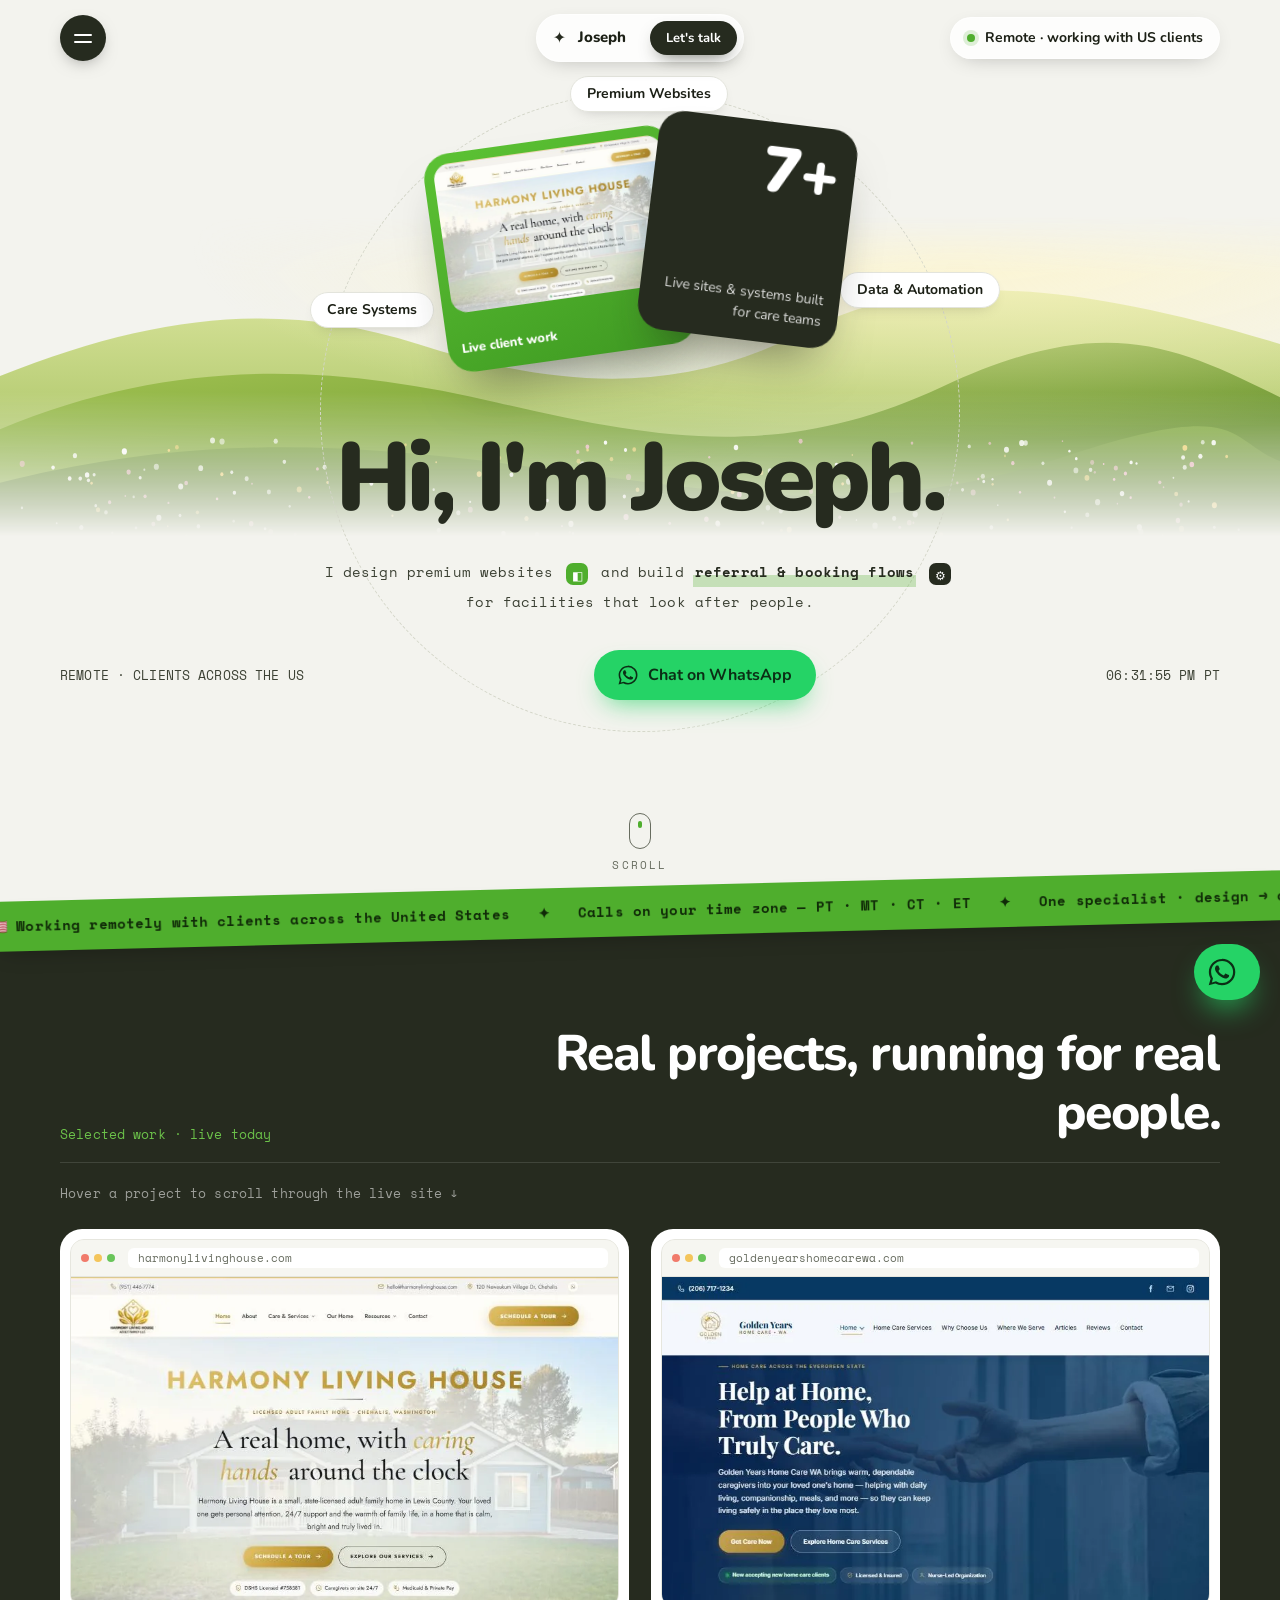
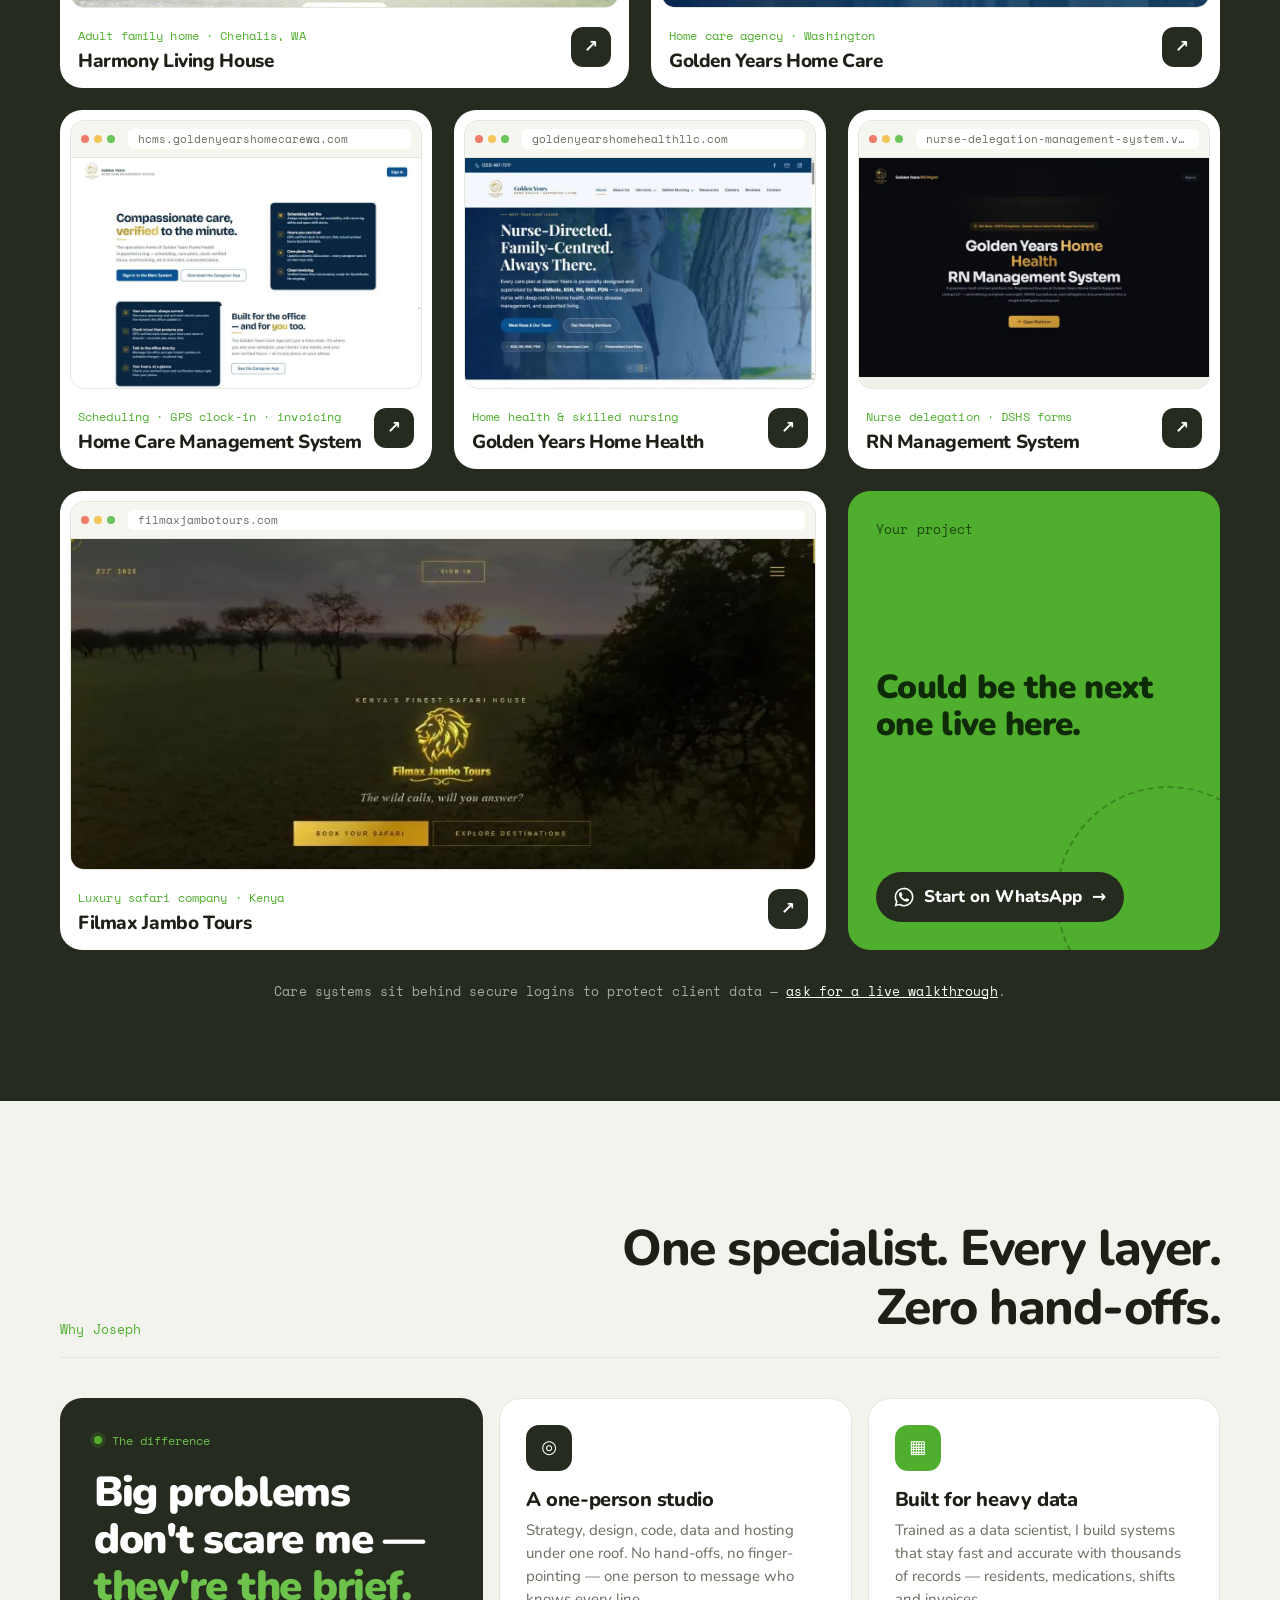
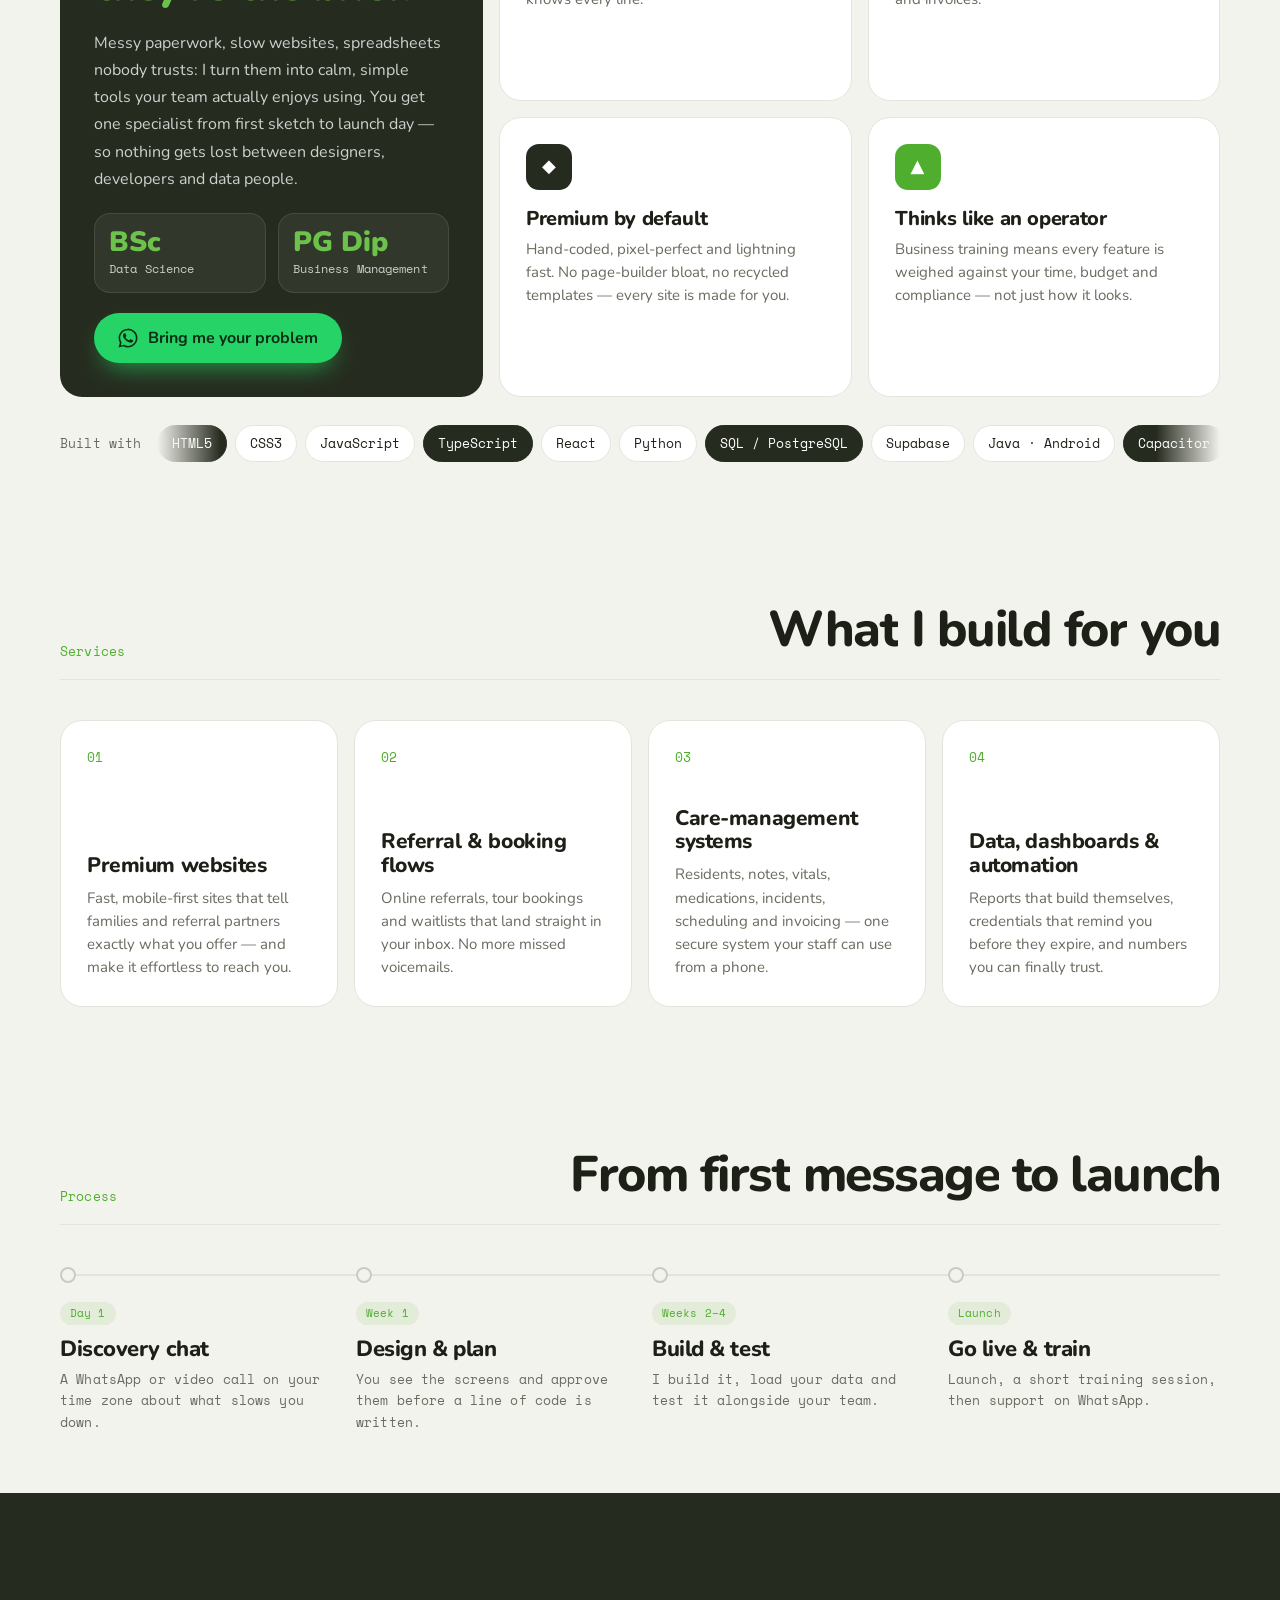
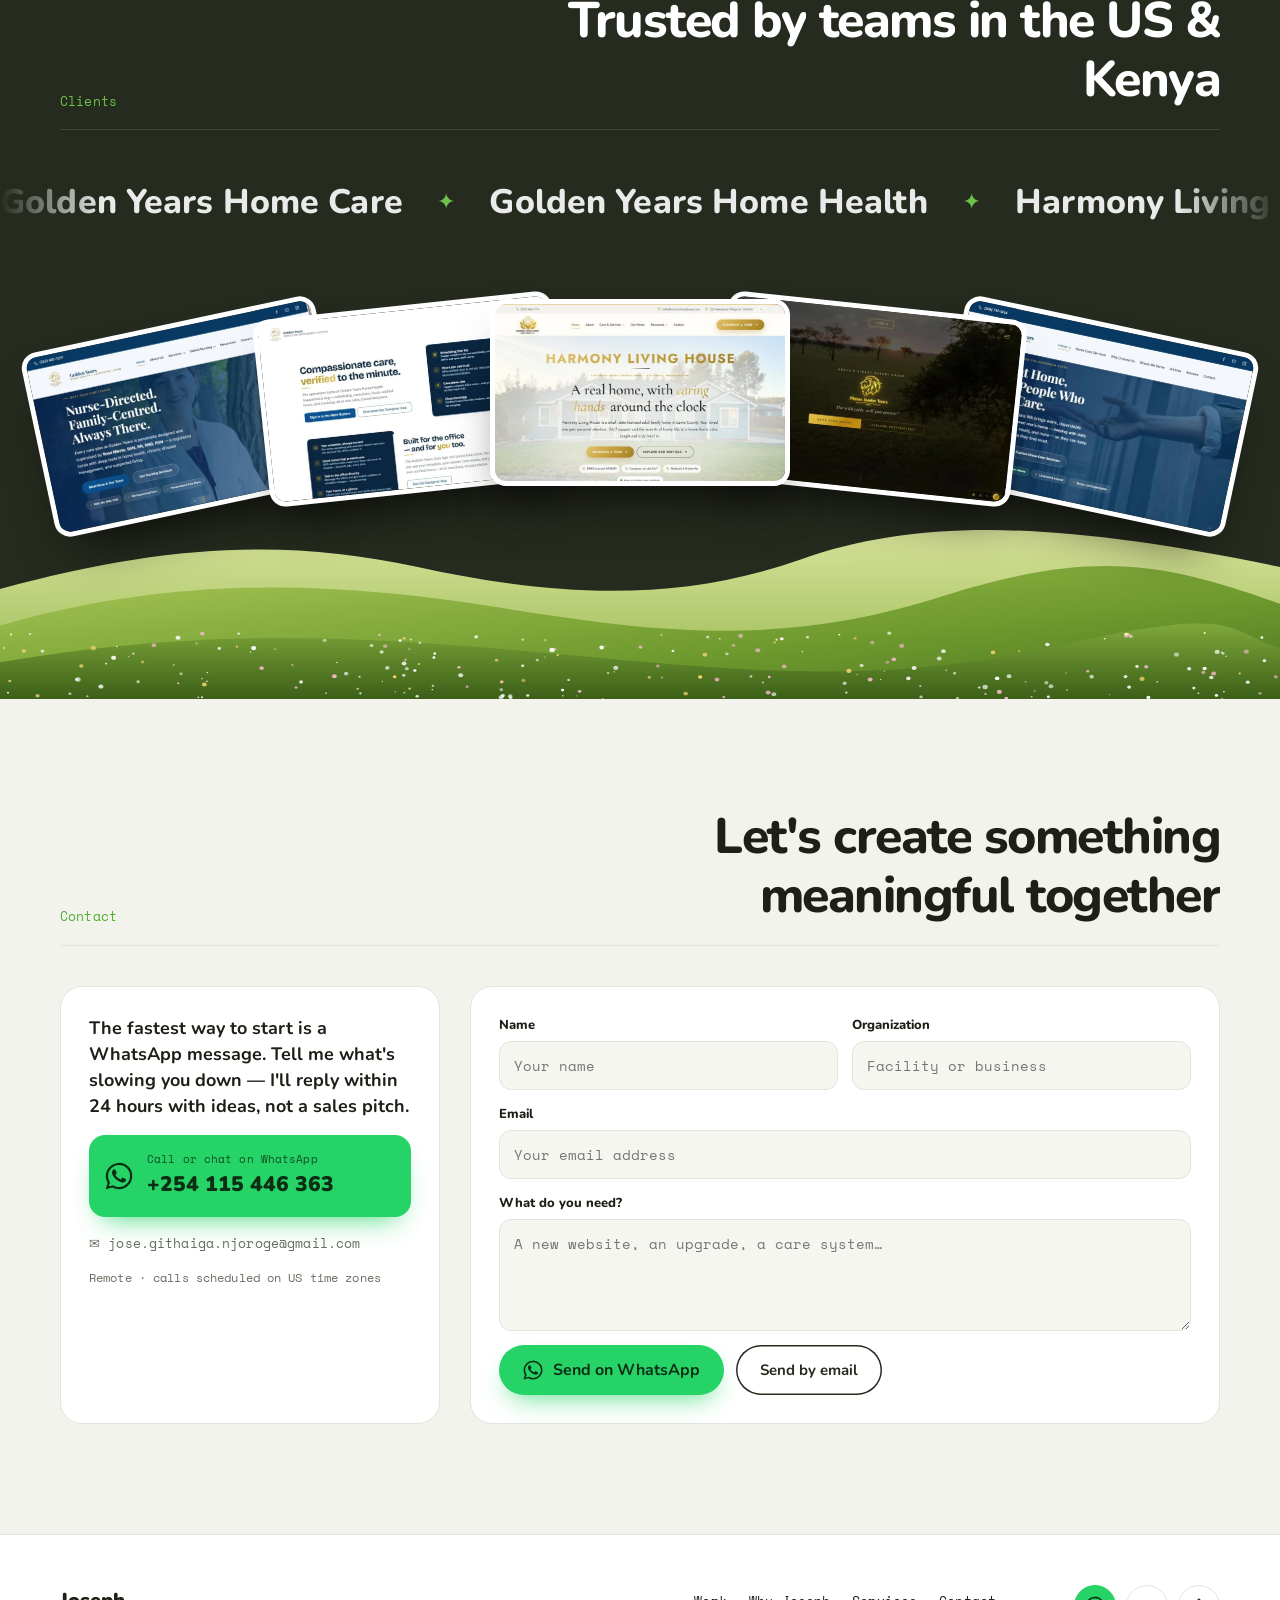
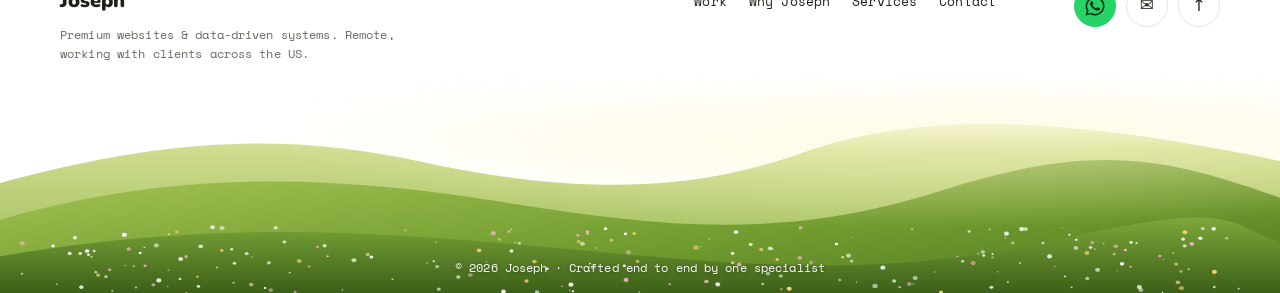
<file: site/index.html>
<!DOCTYPE html>
<html lang="en">
<head>
<meta charset="utf-8">
<meta name="viewport" content="width=device-width, initial-scale=1">
<title>Joseph — Premium Websites & Care Systems</title>
<meta name="description" content="Working remotely with US clients, Joseph (BSc Data Science, PG Dip Business Management) designs premium websites and builds data-driven care-management systems for facilities. Chat on WhatsApp.">
<meta property="og:title" content="Joseph — Premium Websites & Care Systems">
<meta property="og:description" content="Premium websites and data-driven care systems, built end to end by one specialist. Working remotely with clients across the US.">
<meta property="og:image" content="img/harmony-cover.webp">
<meta name="theme-color" content="#262b1f">
<link rel="icon" href="data:image/svg+xml,%3Csvg xmlns='http://www.w3.org/2000/svg' viewBox='0 0 64 64'%3E%3Crect width='64' height='64' rx='16' fill='%23262b1f'/%3E%3Cpath d='M8 46c10-12 20-14 28-8s14 4 20-2v20H8z' fill='%234fae2d'/%3E%3C/svg%3E">
<link rel="preconnect" href="https://fonts.googleapis.com">
<link rel="preconnect" href="https://fonts.gstatic.com" crossorigin>
<link href="https://fonts.googleapis.com/css2?family=Nunito:wght@500;600;700;800;900&family=Space+Mono:wght@400;700&display=swap" rel="stylesheet">
<link rel="preload" as="image" href="img/harmony-cover.webp">
<link rel="stylesheet" href="styles.css">
</head>
<body>
<div class="progress" id="progress" aria-hidden="true"></div>
<div class="cursor-glow" id="cursor-glow" aria-hidden="true"></div>

<!-- ============ NAV ============ -->
<header class="nav" id="nav">
  <button class="nav-menu" id="menu-btn" aria-label="Open menu" aria-expanded="false"><span></span><span></span></button>
  <div class="nav-pill">
    <span class="nav-mark" aria-hidden="true">✦</span>
    <span class="nav-name">Joseph</span>
    <span class="nav-section mono" id="nav-section" aria-hidden="true"></span>
    <a class="btn btn-dark btn-sm wa-link magnetic" href="#" data-wa="Hi Joseph, I'd like to talk about a website or system.">Let's talk</a>
  </div>
  <div class="nav-status"><span class="dot"></span>Remote · working with US clients</div>
</header>

<nav class="overlay" id="overlay" aria-hidden="true">
  <div class="overlay-inner">
    <a href="#work" data-i="01">Work</a>
    <a href="#why" data-i="02">Why Joseph</a>
    <a href="#services" data-i="03">Services</a>
    <a href="#process" data-i="04">Process</a>
    <a href="#contact" data-i="05">Contact</a>
  </div>
  <a class="overlay-wa wa-link" href="#"><span class="wa-ico"></span> WhatsApp +254 115 446 363</a>
</nav>

<main>
<!-- ============ HERO ============ -->
<section class="hero" id="top">
  <div class="orbit" aria-hidden="true">
    <span class="tag-pill t1">Premium Websites</span>
    <span class="tag-pill t2">Care Systems</span>
    <span class="tag-pill t3">Data &amp; Automation</span>
  </div>
  <div class="hero-cards" id="hero-cards" aria-hidden="true">
    <div class="h-card shot" data-depth="18">
      <img src="img/harmony-cover.webp" alt="" width="800" height="500">
      <span class="h-card-label">Live client work</span>
    </div>
    <div class="h-card dark" data-depth="30">
      <span class="big"><span data-count="7">7</span>+</span>
      <span class="small">Live sites &amp; systems built for care teams</span>
    </div>
  </div>

  <div class="hills hills-hero" data-hills="hero" data-parallax="0.25"></div>

  <div class="hero-copy">
    <h1 class="split">Hi, I'm Joseph.</h1>
    <p class="mono lead">
      I design premium websites <span class="chip g">◧</span> and build
      <span class="rotator" id="rotator"><span>care-management systems</span></span> <span class="chip d">⚙</span>
      for facilities that look after people.
    </p>
  </div>

  <div class="hero-meta">
    <span class="mono">REMOTE · CLIENTS ACROSS THE US</span>
    <a class="btn btn-wa wa-link magnetic" href="#" data-wa="Hi Joseph, I'd like to talk about a website or system for our facility.">
      <span class="wa-ico"></span> Chat on WhatsApp
    </a>
    <span class="mono" title="Pacific Time — most of my clients are in Washington State"><span id="clock">--:--:--</span> PT</span>
  </div>
  <a class="scroll-cue mono" href="#work" aria-label="Scroll to my work"><span></span>scroll</a>
</section>

<!-- ============ REMOTE STRIP ============ -->
<div class="remote-strip" aria-label="Working remotely with US clients">
  <div class="rs-track mono">
    <span>🇺🇸 Working remotely with clients across the United States</span><span>✦</span>
    <span>Calls on your time zone — PT · MT · CT · ET</span><span>✦</span>
    <span>One specialist · design → code → data → launch</span><span>✦</span>
    <span>WhatsApp +254 115 446 363</span><span>✦</span>
    <span>🇺🇸 Working remotely with clients across the United States</span><span>✦</span>
    <span>Calls on your time zone — PT · MT · CT · ET</span><span>✦</span>
    <span>One specialist · design → code → data → launch</span><span>✦</span>
    <span>WhatsApp +254 115 446 363</span><span>✦</span>
  </div>
</div>

<!-- ============ WORK ============ -->
<section class="dark-band" id="work" data-label="Work">
  <div class="wrap">
    <div class="sec-head">
      <span class="sec-label mono">Selected work · live today</span>
      <h2 class="split">Real projects, running for real people.</h2>
    </div>
    <p class="work-hint mono">Hover a project to scroll through the live site ↓</p>
    <div class="projects">
      <a class="p-card feature" href="https://harmonylivinghouse.com" target="_blank" rel="noopener">
        <div class="p-frame"><div class="p-bar"><i></i><i></i><i></i><span>harmonylivinghouse.com</span></div>
          <div class="p-shot"><img src="img/harmony.webp" alt="Harmony Living House website" loading="lazy" width="800" height="1500"></div></div>
        <div class="p-meta"><div><span class="p-kind mono">Adult family home · Chehalis, WA</span><h3>Harmony Living House</h3></div><span class="p-go">↗</span></div>
      </a>
      <a class="p-card feature" href="https://goldenyearshomecarewa.com" target="_blank" rel="noopener">
        <div class="p-frame"><div class="p-bar"><i></i><i></i><i></i><span>goldenyearshomecarewa.com</span></div>
          <div class="p-shot"><img src="img/gyhc.webp" alt="Golden Years Home Care website" loading="lazy" width="800" height="1500"></div></div>
        <div class="p-meta"><div><span class="p-kind mono">Home care agency · Washington</span><h3>Golden Years Home Care</h3></div><span class="p-go">↗</span></div>
      </a>
      <a class="p-card" href="https://hcms.goldenyearshomecarewa.com/" target="_blank" rel="noopener">
        <div class="p-frame"><div class="p-bar"><i></i><i></i><i></i><span>hcms.goldenyearshomecarewa.com</span></div>
          <div class="p-shot"><img src="img/hcms.webp" alt="Golden Years home care management system" loading="lazy" width="800" height="838"></div></div>
        <div class="p-meta"><div><span class="p-kind mono">Scheduling · GPS clock-in · invoicing</span><h3>Home Care Management System</h3></div><span class="p-go">↗</span></div>
      </a>
      <a class="p-card" href="https://goldenyearshomehealthllc.com" target="_blank" rel="noopener">
        <div class="p-frame"><div class="p-bar"><i></i><i></i><i></i><span>goldenyearshomehealthllc.com</span></div>
          <div class="p-shot"><img src="img/gyhh.webp" alt="Golden Years Home Health website" loading="lazy" width="800" height="1500"></div></div>
        <div class="p-meta"><div><span class="p-kind mono">Home health &amp; skilled nursing</span><h3>Golden Years Home Health</h3></div><span class="p-go">↗</span></div>
      </a>
      <a class="p-card" href="https://nurse-delegation-management-system.vercel.app/" target="_blank" rel="noopener">
        <div class="p-frame"><div class="p-bar"><i></i><i></i><i></i><span>nurse-delegation-management-system.vercel.app</span></div>
          <div class="p-shot"><img src="img/rn.webp" alt="RN management system" loading="lazy" width="800" height="500"></div></div>
        <div class="p-meta"><div><span class="p-kind mono">Nurse delegation · DSHS forms</span><h3>RN Management System</h3></div><span class="p-go">↗</span></div>
      </a>
      <a class="p-card wide" href="https://filmaxjambotours.com" target="_blank" rel="noopener">
        <div class="p-frame"><div class="p-bar"><i></i><i></i><i></i><span>filmaxjambotours.com</span></div>
          <div class="p-shot"><img src="img/filmax.webp" alt="Filmax Jambo Tours website" loading="lazy" width="800" height="1500"></div></div>
        <div class="p-meta"><div><span class="p-kind mono">Luxury safari company · Kenya</span><h3>Filmax Jambo Tours</h3></div><span class="p-go">↗</span></div>
      </a>
      <a class="p-card cta wa-link" href="#" data-wa="Hi Joseph, I'd like you to build my project next.">
        <span class="cta-k mono">Your project</span>
        <strong>Could be the next one live here.</strong>
        <span class="cta-btn"><span class="wa-ico"></span> Start on WhatsApp <span class="arr">→</span></span>
      </a>
    </div>
    <p class="mono demo-note">Care systems sit behind secure logins to protect client data — <a href="#contact" class="u">ask for a live walkthrough</a>.</p>
  </div>
</section>

<!-- ============ WHY JOSEPH ============ -->
<section class="wrap whyj" id="why" data-label="Why Joseph">
  <div class="sec-head light">
    <span class="sec-label mono">Why Joseph</span>
    <h2 class="split">One specialist. Every layer. Zero hand-offs.</h2>
  </div>
  <div class="whyj-grid">
    <div class="whyj-hero spotlight">
      <span class="eyebrow"><span class="dot"></span>The difference</span>
      <p class="whyj-quote">Big problems don't scare me — <em>they're the brief.</em></p>
      <p class="whyj-sub">Messy paperwork, slow websites, spreadsheets nobody trusts: I turn them into calm, simple tools your team actually enjoys using. You get one specialist from first sketch to launch day — so nothing gets lost between designers, developers and data people.</p>
      <div class="whyj-creds">
        <div><strong>BSc</strong><span class="mono">Data Science</span></div>
        <div><strong>PG Dip</strong><span class="mono">Business Management</span></div>
      </div>
      <a class="btn btn-wa wa-link magnetic" href="#" data-wa="Hi Joseph, I have a problem I'd like you to solve."><span class="wa-ico"></span> Bring me your problem</a>
    </div>
    <article class="whyj-card spotlight"><span class="svc-ico">◎</span><h3>A one-person studio</h3><p>Strategy, design, code, data and hosting under one roof. No hand-offs, no finger-pointing — one person to message who knows every line.</p></article>
    <article class="whyj-card spotlight"><span class="svc-ico">▦</span><h3>Built for heavy data</h3><p>Trained as a data scientist, I build systems that stay fast and accurate with thousands of records — residents, medications, shifts and invoices.</p></article>
    <article class="whyj-card spotlight"><span class="svc-ico">◆</span><h3>Premium by default</h3><p>Hand-coded, pixel-perfect and lightning fast. No page-builder bloat, no recycled templates — every site is made for you.</p></article>
    <article class="whyj-card spotlight"><span class="svc-ico">▲</span><h3>Thinks like an operator</h3><p>Business training means every feature is weighed against your time, budget and compliance — not just how it looks.</p></article>
  </div>
  <div class="stack">
    <span class="mono stack-label">Built with</span>
    <div class="stack-view"><div class="stack-track">
      <div class="stack-chips">
        <span>HTML5</span><span>CSS3</span><span>JavaScript</span><span>TypeScript</span><span>React</span><span>Python</span>
        <span>SQL / PostgreSQL</span><span>Supabase</span><span>Java · Android</span><span>Capacitor</span><span>Vercel</span><span>GitHub</span>
      </div>
      <div class="stack-chips" aria-hidden="true">
        <span>HTML5</span><span>CSS3</span><span>JavaScript</span><span>TypeScript</span><span>React</span><span>Python</span>
        <span>SQL / PostgreSQL</span><span>Supabase</span><span>Java · Android</span><span>Capacitor</span><span>Vercel</span><span>GitHub</span>
      </div>
    </div></div>
  </div>
</section>

<!-- ============ SERVICES ============ -->
<section class="wrap services" id="services" data-label="Services">
  <div class="sec-head light">
    <span class="sec-label mono">Services</span>
    <h2 class="split">What I build for you</h2>
  </div>
  <div class="svc-grid">
    <article class="svc spotlight"><span class="svc-n mono">01</span><h3>Premium websites</h3><p>Fast, mobile-first sites that tell families and referral partners exactly what you offer — and make it effortless to reach you.</p></article>
    <article class="svc spotlight"><span class="svc-n mono">02</span><h3>Referral &amp; booking flows</h3><p>Online referrals, tour bookings and waitlists that land straight in your inbox. No more missed voicemails.</p></article>
    <article class="svc spotlight"><span class="svc-n mono">03</span><h3>Care-management systems</h3><p>Residents, notes, vitals, medications, incidents, scheduling and invoicing — one secure system your staff can use from a phone.</p></article>
    <article class="svc spotlight"><span class="svc-n mono">04</span><h3>Data, dashboards &amp; automation</h3><p>Reports that build themselves, credentials that remind you before they expire, and numbers you can finally trust.</p></article>
  </div>
</section>

<!-- ============ PROCESS ============ -->
<section class="wrap process" id="process" data-label="Process">
  <div class="sec-head light">
    <span class="sec-label mono">Process</span>
    <h2 class="split">From first message to launch</h2>
  </div>
  <div class="steps" id="steps">
    <div class="steps-line"><span id="steps-fill"></span></div>
    <div class="step"><span class="step-dot"></span><span class="tl-tag mono">Day 1</span><h3>Discovery chat</h3><p class="mono">A WhatsApp or video call on your time zone about what slows you down.</p></div>
    <div class="step"><span class="step-dot"></span><span class="tl-tag mono">Week 1</span><h3>Design &amp; plan</h3><p class="mono">You see the screens and approve them before a line of code is written.</p></div>
    <div class="step"><span class="step-dot"></span><span class="tl-tag mono">Weeks 2–4</span><h3>Build &amp; test</h3><p class="mono">I build it, load your data and test it alongside your team.</p></div>
    <div class="step"><span class="step-dot"></span><span class="tl-tag mono">Launch</span><h3>Go live &amp; train</h3><p class="mono">Launch, a short training session, then support on WhatsApp.</p></div>
  </div>
</section>

<!-- ============ CLIENTS ============ -->
<section class="clients" id="clients" data-label="Clients">
  <div class="wrap">
    <div class="sec-head light">
      <span class="sec-label mono">Clients</span>
      <h2 class="split">Trusted by teams in the US &amp; Kenya</h2>
    </div>
  </div>
  <div class="logo-marquee mono">
    <div class="lm-track">
      <span>Golden Years Home Care</span><span>✦</span><span>Golden Years Home Health</span><span>✦</span><span>Harmony Living House</span><span>✦</span><span>Filmax Jambo Tours</span><span>✦</span><span>Groove Tax Services</span><span>✦</span>
      <span>Golden Years Home Care</span><span>✦</span><span>Golden Years Home Health</span><span>✦</span><span>Harmony Living House</span><span>✦</span><span>Filmax Jambo Tours</span><span>✦</span><span>Groove Tax Services</span><span>✦</span>
    </div>
  </div>
  <div class="wrap"><div class="review-grid" id="review-grid"></div></div>
  <div class="fan" id="fan" aria-hidden="true">
    <img src="img/gyhh-cover.webp" alt="">
    <img src="img/hcms-cover.webp" alt="">
    <img src="img/harmony-cover.webp" alt="">
    <img src="img/filmax-cover.webp" alt="">
    <img src="img/gyhc-cover.webp" alt="">
  </div>
  <div class="hills hills-gallery" data-hills="gallery"></div>
</section>

<!-- ============ CONTACT ============ -->
<section class="wrap contact" id="contact" data-label="Contact">
  <div class="sec-head light">
    <span class="sec-label mono">Contact</span>
    <h2 class="split">Let's create something meaningful together</h2>
  </div>
  <div class="contact-grid">
    <aside class="c-info">
      <p class="c-lead">The fastest way to start is a WhatsApp message. Tell me what's slowing you down — I'll reply within 24 hours with ideas, not a sales pitch.</p>
      <a class="wa-big wa-link magnetic" href="#">
        <span class="wa-ico lg"></span>
        <span><small class="mono">Call or chat on WhatsApp</small><strong>+254 115 446 363</strong></span>
      </a>
      <a class="c-line mono" href="mailto:jose.githaiga.njoroge@gmail.com">✉ jose.githaiga.njoroge@gmail.com</a>
      <p class="mono small muted">Remote · calls scheduled on US time zones</p>
    </aside>
    <form class="c-form" id="contact-form">
      <label>Name<input name="name" required placeholder="Your name"></label>
      <label>Organization<input name="facility" placeholder="Facility or business"></label>
      <label>Email<input name="email" type="email" placeholder="Your email address"></label>
      <label>What do you need?<textarea name="message" rows="4" required placeholder="A new website, an upgrade, a care system…"></textarea></label>
      <div class="c-actions">
        <button class="btn btn-wa magnetic" type="submit" data-via="wa"><span class="wa-ico"></span> Send on WhatsApp</button>
        <button class="btn btn-ghost" type="submit" data-via="email">Send by email</button>
      </div>
    </form>
  </div>
</section>
</main>

<!-- ============ FOOTER ============ -->
<footer class="footer">
  <div class="wrap foot-top">
    <div class="foot-brand">
      <strong>Joseph</strong>
      <p class="mono small">Premium websites &amp; data-driven systems. Remote, working with clients across the US.</p>
    </div>
    <nav class="foot-nav mono"><a href="#work">Work</a><a href="#why">Why Joseph</a><a href="#services">Services</a><a href="#contact">Contact</a></nav>
    <div class="foot-social">
      <a class="soc wa-link" href="#" aria-label="WhatsApp"><span class="wa-ico"></span></a>
      <a class="soc" href="mailto:jose.githaiga.njoroge@gmail.com" aria-label="Email">✉</a>
      <a class="soc" href="#top" aria-label="Back to top">↑</a>
    </div>
  </div>
  <div class="hills hills-foot" data-hills="foot"></div>
  <p class="mono copy">© <span id="year"></span> Joseph · Crafted end to end by one specialist</p>
</footer>

<a class="wa-float wa-link" href="#" aria-label="Chat on WhatsApp">
  <span class="wa-ico lg"></span><span class="wa-float-txt">Chat on WhatsApp</span>
</a>

<script src="main.js"></script>
</body>
</html>
</file>
<file: site/styles.css>
:root {
  --bg: #f3f3ee;
  --paper: #ffffff;
  --olive: #262b1f;
  --olive-2: #31372a;
  --olive-3: #3c4433;
  --green: #4fae2d;
  --green-2: #6cc24a;
  --wa: #25d366;
  --ink: #1c2016;
  --muted: #676c5f;
  --line: #e3e4dc;
  --r-lg: 22px;
  --r-md: 16px;
  --shadow: 0 18px 40px -18px rgba(28, 32, 22, .35);
  --ease: cubic-bezier(.2, .8, .2, 1);
  --font: "Nunito", system-ui, sans-serif;
  --mono: "Space Mono", ui-monospace, monospace;
  --wa-svg: url("data:image/svg+xml,%3Csvg xmlns='http://www.w3.org/2000/svg' viewBox='0 0 24 24'%3E%3Cpath d='M17.47 14.38c-.3-.15-1.76-.87-2.03-.97-.27-.1-.47-.15-.67.15-.2.3-.77.97-.94 1.17-.17.2-.35.22-.64.07-.3-.15-1.26-.46-2.4-1.48-.89-.79-1.49-1.77-1.66-2.07-.17-.3-.02-.46.13-.6.13-.13.3-.35.45-.52.15-.17.2-.3.3-.5.1-.2.05-.37-.02-.52-.08-.15-.67-1.62-.92-2.22-.24-.58-.49-.5-.67-.51h-.57c-.2 0-.52.07-.79.37-.27.3-1.04 1.02-1.04 2.48s1.07 2.88 1.21 3.08c.15.2 2.1 3.2 5.08 4.49.71.31 1.26.49 1.69.62.71.23 1.36.2 1.87.12.57-.08 1.76-.72 2.01-1.42.25-.7.25-1.29.17-1.42-.07-.12-.27-.2-.57-.35zM12.05 21.5h-.01a9.4 9.4 0 0 1-4.79-1.31l-.34-.2-3.56.93.95-3.47-.22-.36a9.38 9.38 0 0 1-1.44-5c0-5.19 4.23-9.42 9.43-9.42a9.36 9.36 0 0 1 6.66 2.76 9.36 9.36 0 0 1 2.76 6.67c0 5.2-4.23 9.42-9.43 9.42zm8.02-17.44A11.27 11.27 0 0 0 12.05.75C5.8.75.72 5.83.72 12.08c0 2 .52 3.94 1.51 5.66L.62 23.25l5.63-1.48a11.3 11.3 0 0 0 5.8 1.48c6.25 0 11.33-5.08 11.33-11.33 0-3.03-1.18-5.87-3.31-8z'/%3E%3C/svg%3E");
}
* { box-sizing: border-box; }
html { scroll-behavior: smooth; overflow-x: clip; }
body { margin: 0; overflow-x: clip; background: var(--bg); color: var(--ink); font-family: var(--font); font-size: 17px; line-height: 1.55; -webkit-font-smoothing: antialiased; }
a { color: inherit; text-decoration: none; }
img { display: block; max-width: 100%; }
h1, h2, h3 { margin: 0; letter-spacing: -.02em; line-height: 1.1; }
p { margin: 0; }
::selection { background: var(--green); color: #fff; }
.mono { font-family: var(--mono); font-size: 13px; letter-spacing: .01em; }
.small { font-size: 12px; }
.muted { color: var(--muted); }
.wrap { width: min(1160px, 92vw); margin: 0 auto; }
.dot { width: 8px; height: 8px; border-radius: 50%; background: var(--green); display: inline-block; box-shadow: 0 0 0 4px rgba(79,174,45,.18); animation: blink 2.4s ease-in-out infinite; }
@keyframes blink { 50% { box-shadow: 0 0 0 7px rgba(79,174,45,0); } }
section[id] { scroll-margin-top: 90px; }

/* ---------- progress + cursor glow ---------- */
.progress { position: fixed; inset: 0 0 auto 0; height: 3px; z-index: 100; background: linear-gradient(90deg, var(--green), #b9e07a); transform-origin: 0 50%; transform: scaleX(0); }
.cursor-glow { position: fixed; width: 420px; height: 420px; border-radius: 50%; pointer-events: none; z-index: 0; left: 0; top: 0;
  background: radial-gradient(circle, rgba(108,194,74,.14), transparent 65%); transform: translate(-50%, -50%); opacity: 0; transition: opacity .4s; }
body.has-pointer .cursor-glow { opacity: 1; }

/* ---------- buttons ---------- */
.btn { display: inline-flex; align-items: center; gap: 10px; border: 0; cursor: pointer; padding: 14px 24px; border-radius: 999px; font: 700 15px var(--font);
  transition: transform .25s var(--ease), box-shadow .25s, background .2s, color .2s; will-change: transform; }
.btn-sm { padding: 8px 16px; font-size: 13px; }
.btn-dark { background: var(--olive); color: #fff; box-shadow: 0 8px 18px -8px rgba(38,43,31,.7); }
.btn-dark:hover { background: #111409; }
.btn-ghost { background: transparent; color: var(--olive); box-shadow: inset 0 0 0 1.5px var(--olive); }
.btn-ghost:hover { background: var(--olive); color: #fff; }
.btn-wa { background: var(--wa); color: #0b2e15; box-shadow: 0 12px 26px -10px rgba(37,211,102,.75); font-size: 16px; position: relative; overflow: hidden; }
.btn-wa::after { content: ""; position: absolute; inset: 0; background: linear-gradient(110deg, transparent 35%, rgba(255,255,255,.55) 50%, transparent 65%); transform: translateX(-120%); transition: transform .8s var(--ease); }
.btn-wa:hover::after { transform: translateX(120%); }
.wa-ico { width: 20px; height: 20px; display: inline-block; background: currentColor; flex: none; -webkit-mask: var(--wa-svg) center/contain no-repeat; mask: var(--wa-svg) center/contain no-repeat; }
.wa-ico.lg { width: 28px; height: 28px; }

/* ---------- nav ---------- */
.nav { position: fixed; top: 14px; left: 50%; transform: translateX(-50%); z-index: 60; width: min(1160px, 92vw); display: grid; grid-template-columns: 1fr auto 1fr; align-items: center;
  transition: transform .45s var(--ease); }
.nav.hide { transform: translate(-50%, -120%); }
.nav-menu { width: 46px; height: 46px; border-radius: 50%; border: 0; background: var(--olive); cursor: pointer; display: grid; place-content: center; gap: 5px; justify-self: start; position: relative; z-index: 2; box-shadow: 0 6px 18px -8px rgba(0,0,0,.5); }
.nav-menu span { width: 18px; height: 2px; background: #fff; border-radius: 2px; display: block; transition: transform .35s var(--ease); }
.nav-menu[aria-expanded="true"] span:first-child { transform: translateY(3.5px) rotate(45deg); }
.nav-menu[aria-expanded="true"] span:last-child { transform: translateY(-3.5px) rotate(-45deg); }
.nav-pill, .nav-status { background: rgba(255,255,255,.82); backdrop-filter: blur(14px) saturate(1.4); -webkit-backdrop-filter: blur(14px) saturate(1.4); box-shadow: 0 6px 22px -10px rgba(0,0,0,.3); border: 1px solid rgba(255,255,255,.6); }
.nav-pill { display: flex; align-items: center; gap: 12px; padding: 6px 6px 6px 16px; border-radius: 999px; }
.nav-mark { font-size: 16px; color: var(--olive); display: inline-block; animation: spin 12s linear infinite; }
@keyframes spin { to { transform: rotate(360deg); } }
.nav-name { font-weight: 800; font-size: 15px; }
.nav-section { color: var(--green); max-width: 0; overflow: hidden; white-space: nowrap; transition: max-width .4s var(--ease); font-size: 12px; }
.nav-section.on { max-width: 120px; }
.nav-status { justify-self: end; display: inline-flex; align-items: center; gap: 10px; padding: 9px 16px; border-radius: 999px; font-weight: 700; font-size: 14px; }

.overlay { position: fixed; inset: 0; z-index: 55; background: var(--olive); color: #fff; display: grid; place-items: center; clip-path: circle(0 at 37px 37px); transition: clip-path .7s var(--ease), visibility 0s .7s; visibility: hidden; }
.overlay.open { clip-path: circle(150% at 37px 37px); visibility: visible; transition: clip-path .7s var(--ease); }
.overlay-inner { display: grid; gap: 4px; }
.overlay-inner a { font-size: clamp(38px, 7vw, 80px); font-weight: 800; letter-spacing: -.03em; line-height: 1.1; display: flex; align-items: baseline; gap: 18px; opacity: 0; transform: translateY(30px); transition: opacity .5s, transform .6s var(--ease), color .2s; }
.overlay-inner a::before { content: attr(data-i); font: 400 14px var(--mono); color: var(--green-2); }
.overlay-inner a:hover { color: var(--green-2); }
.overlay.open .overlay-inner a { opacity: 1; transform: none; }
.overlay.open .overlay-inner a:nth-child(2) { transition-delay: .06s; } .overlay.open .overlay-inner a:nth-child(3) { transition-delay: .12s; }
.overlay.open .overlay-inner a:nth-child(4) { transition-delay: .18s; } .overlay.open .overlay-inner a:nth-child(5) { transition-delay: .24s; }
.overlay-wa { position: absolute; bottom: 36px; display: inline-flex; gap: 10px; align-items: center; font-weight: 800; color: var(--wa); }

/* ---------- hero ---------- */
.hero { position: relative; text-align: center; padding-top: 96px; overflow: hidden; min-height: 100svh; display: flex; flex-direction: column; }
.orbit { position: absolute; left: 50%; top: 92px; width: 640px; height: 640px; margin-left: -320px; pointer-events: none; z-index: 2; }
.orbit::before { content: ""; position: absolute; inset: 0; border: 1px dashed #d4d6c9; border-radius: 50%; animation: spin 90s linear infinite; }
.tag-pill { position: absolute; background: var(--paper); border: 1px solid var(--line); border-radius: 999px; padding: 6px 16px; font-size: 14px; font-weight: 700; box-shadow: 0 6px 16px -10px rgba(0,0,0,.3); white-space: nowrap; animation: bob 6s ease-in-out infinite; }
@keyframes bob { 50% { translate: 0 -8px; } }
.tag-pill.t1 { top: -16px; left: calc(50% - 70px); }
.tag-pill.t2 { top: 200px; left: -10px; animation-delay: -2s; }
.tag-pill.t3 { top: 180px; right: -40px; animation-delay: -4s; }
.hero-cards { position: relative; z-index: 2; display: flex; justify-content: center; height: 260px; margin-top: 30px; perspective: 900px; }
.h-card { width: 250px; height: 220px; border-radius: 26px; position: relative; box-shadow: 0 30px 50px -22px rgba(28,32,22,.55); display: flex; flex-direction: column; justify-content: flex-end; padding: 16px; transition: transform .6s var(--ease); will-change: transform; }
.h-card.shot { background: linear-gradient(160deg, #5cc234, #3f9a22); transform: rotate(-8deg) translate(18px, 18px); padding: 10px 10px 14px; justify-content: space-between; }
.h-card.shot img { width: 100%; height: 150px; object-fit: cover; object-position: top; border-radius: 16px; }
.h-card.dark { width: 200px; background: var(--olive); color: #fff; transform: rotate(7deg) translate(-18px, 0); text-align: right; justify-content: space-between; }
.h-card .big { font-size: 64px; font-weight: 900; line-height: 1; }
.h-card .small { font-size: 14px; opacity: .85; }
.h-card-label { color: #fff; font-weight: 800; font-size: 13px; text-align: left; padding-left: 4px; }
.hills { position: relative; pointer-events: none; }
.hills svg { display: block; width: 100%; height: 100%; }
.hills-hero { height: 320px; margin-top: -170px; z-index: 1; will-change: transform;
  -webkit-mask: linear-gradient(to bottom, transparent 0, #000 18%, #000 55%, transparent 100%); mask: linear-gradient(to bottom, transparent 0, #000 18%, #000 55%, transparent 100%); }
.hero-copy { position: relative; z-index: 3; margin-top: -110px; padding: 0 20px; }
.hero h1 { font-size: clamp(52px, 8vw, 96px); font-weight: 900; color: var(--olive); letter-spacing: -.04em; }
.lead { max-width: 660px; margin: 18px auto 0; color: #3c4134; line-height: 2.1; font-size: 14px; }
.chip { display: inline-grid; place-items: center; width: 22px; height: 22px; border-radius: 7px; vertical-align: middle; font-size: 12px; color: #fff; margin: 0 4px; }
.chip.g { background: var(--green); } .chip.d { background: var(--olive); }
.rotator { display: inline-block; position: relative; color: var(--olive); font-weight: 700; background: linear-gradient(transparent 60%, rgba(79,174,45,.28) 0); padding: 0 2px; }
.rotator span { display: inline-block; animation: rot-in .55s var(--ease); }
@keyframes rot-in { from { opacity: 0; transform: translateY(70%); filter: blur(4px); } }
.hero-meta { width: min(1160px, 92vw); margin: 34px auto 0; display: flex; align-items: center; justify-content: space-between; gap: 16px; color: #3c4134; position: relative; z-index: 3; }
.scroll-cue { margin: auto auto 26px; padding-top: 30px; display: grid; justify-items: center; gap: 8px; color: var(--muted); font-size: 11px; letter-spacing: .2em; text-transform: uppercase; }
.scroll-cue span { width: 22px; height: 36px; border: 1.5px solid var(--muted); border-radius: 12px; position: relative; }
.scroll-cue span::after { content: ""; position: absolute; left: 50%; top: 7px; width: 4px; height: 7px; margin-left: -2px; border-radius: 2px; background: var(--green); animation: wheel 1.8s ease-in-out infinite; }
@keyframes wheel { 60% { transform: translateY(10px); opacity: 0; } 100% { opacity: 0; } }

/* split-text reveal */
.split .w { display: inline-block; overflow: hidden; vertical-align: top; padding-bottom: .08em; }
.split .w > span { display: inline-block; transform: translateY(105%); transition: transform .9s var(--ease); transition-delay: calc(var(--i) * 55ms); }
.split.in .w > span { transform: none; }

/* ---------- remote strip ---------- */
.remote-strip { background: var(--green); color: #0f2a07; overflow: hidden; padding: 14px 0; transform: rotate(-1.4deg); margin: -14px -10px 0; position: relative; z-index: 4; box-shadow: 0 10px 24px -14px rgba(0,0,0,.4); }
.rs-track { display: flex; gap: 28px; width: max-content; animation: marquee 40s linear infinite; font-size: 14px; font-weight: 700; }
.rs-track span { white-space: nowrap; }
.remote-strip:hover .rs-track, .logo-marquee:hover .lm-track { animation-play-state: paused; }
@keyframes marquee { to { transform: translateX(-50%); } }

/* ---------- section heads ---------- */
.sec-head { display: flex; justify-content: space-between; align-items: flex-end; gap: 20px; padding-bottom: 18px; border-bottom: 1px solid rgba(255,255,255,.12); margin-bottom: 40px; }
.sec-head h2 { font-size: clamp(30px, 4vw, 50px); font-weight: 800; text-align: right; max-width: 700px; letter-spacing: -.03em; }
.sec-label { color: var(--green-2); white-space: nowrap; }
.sec-head.light { border-color: var(--line); }
.sec-head.light .sec-label { color: var(--green); }

/* ---------- work ---------- */
.dark-band { background: var(--olive); color: #fff; padding: 120px 0 100px; position: relative; margin-top: -30px; }
.work-hint { color: rgba(255,255,255,.55); margin: -20px 0 26px; }
.projects { display: grid; grid-template-columns: repeat(3, 1fr); gap: 22px; }
.p-card { background: #fff; color: var(--ink); border-radius: var(--r-lg); padding: 10px; display: flex; flex-direction: column;
  transition: transform .5s var(--ease), box-shadow .5s; will-change: transform; }
@media (min-width: 901px) { .projects { grid-template-columns: repeat(6, 1fr); } .p-card { grid-column: span 2; } .p-card.feature { grid-column: span 3; } .p-card.feature .p-shot, .p-card.wide .p-shot { height: 330px; } .p-card.wide { grid-column: span 4; } }
.p-card.cta { background: var(--green); color: #0f2a07; padding: 28px; justify-content: space-between; gap: 20px; min-height: 260px; position: relative; overflow: hidden; }
.p-card.cta::after { content: ""; position: absolute; right: -60px; bottom: -60px; width: 220px; height: 220px; border-radius: 50%; border: 2px dashed rgba(15,42,7,.3); animation: spin 30s linear infinite; }
.cta-k { opacity: .8; }
.p-card.cta strong { font-size: clamp(26px, 2.6vw, 34px); font-weight: 900; line-height: 1.1; letter-spacing: -.02em; }
.cta-btn { display: inline-flex; align-items: center; gap: 10px; align-self: flex-start; background: var(--olive); color: #fff; padding: 12px 18px; border-radius: 999px; font-weight: 800; position: relative; z-index: 1; }
.cta-btn .arr { transition: transform .35s var(--ease); }
.p-card.cta:hover .cta-btn .arr { transform: translateX(6px); }
.p-card:hover { box-shadow: 0 40px 60px -28px rgba(0,0,0,.75); }
.p-frame { border-radius: 14px; overflow: hidden; background: #f1f1ec; border: 1px solid #e6e6de; }
.p-bar { display: flex; align-items: center; gap: 5px; padding: 8px 10px; background: #f6f6f1; border-bottom: 1px solid #e6e6de; }
.p-bar i { width: 8px; height: 8px; border-radius: 50%; background: #d9dbd0; }
.p-bar i:first-child { background: #f17b6b; } .p-bar i:nth-child(2) { background: #f4c55b; } .p-bar i:nth-child(3) { background: #69c55a; }
.p-bar span { margin-left: 8px; font: 11px var(--mono); color: var(--muted); white-space: nowrap; overflow: hidden; text-overflow: ellipsis; background: #fff; padding: 2px 10px; border-radius: 6px; flex: 1; }
.p-shot { height: 230px; overflow: hidden; position: relative; }
.p-shot img { width: 100%; height: auto; transform: translateY(0); transition: transform .9s var(--ease); }
.p-card:hover .p-shot img { transform: translateY(var(--shift, 0px)); transition: transform var(--dur, 6s) linear .15s; }
.p-meta { display: flex; justify-content: space-between; align-items: center; padding: 14px 8px 6px; gap: 10px; }
.p-kind { color: var(--green); font-size: 11.5px; }
.p-meta h3 { font-size: 19px; font-weight: 800; margin-top: 3px; }
.p-go { width: 40px; height: 40px; border-radius: 12px; display: grid; place-items: center; background: var(--olive); color: #fff; font-weight: 700; flex: none; transition: transform .4s var(--ease), background .2s; }
.p-card:hover .p-go { transform: rotate(45deg); background: var(--green); }
.demo-note { margin-top: 30px; color: rgba(255,255,255,.6); text-align: center; }
.demo-note a.u { text-decoration: underline; color: #fff; }

/* ---------- spotlight cards ---------- */
.spotlight { position: relative; overflow: hidden; isolation: isolate; }
.spotlight::before { content: ""; position: absolute; inset: 0; z-index: -1; opacity: 0; transition: opacity .3s;
  background: radial-gradient(360px circle at var(--mx, 50%) var(--my, 50%), rgba(108,194,74,.16), transparent 60%); }
.spotlight:hover::before { opacity: 1; }

/* ---------- why joseph ---------- */
.whyj { padding: 120px 0 30px; }
.whyj-grid { display: grid; grid-template-columns: 1.2fr 1fr 1fr; grid-template-rows: auto auto; gap: 16px; }
.whyj-hero { grid-row: span 2; background: var(--olive); color: #fff; border-radius: var(--r-lg); padding: 34px; display: flex; flex-direction: column; gap: 20px; }
.whyj-hero.spotlight::before { background: radial-gradient(420px circle at var(--mx, 50%) var(--my, 50%), rgba(108,194,74,.3), transparent 60%); }
.whyj-hero .eyebrow { display: inline-flex; align-items: center; gap: 10px; font: 12px var(--mono); color: var(--green-2); }
.whyj-quote { font-size: clamp(30px, 3.3vw, 42px); font-weight: 900; line-height: 1.12; letter-spacing: -.03em; }
.whyj-quote em { font-style: normal; color: var(--green-2); }
.whyj-sub { color: rgba(255,255,255,.78); font-size: 16px; line-height: 1.7; }
.whyj-creds { display: grid; grid-template-columns: 1fr 1fr; gap: 12px; }
.whyj-creds div { background: var(--olive-2); border: 1px solid rgba(255,255,255,.1); border-radius: var(--r-md); padding: 14px; display: grid; gap: 4px; }
.whyj-creds strong { font-size: 28px; color: var(--green-2); line-height: 1; font-weight: 900; }
.whyj-creds span { font-size: 11.5px; color: rgba(255,255,255,.75); }
.whyj-hero .btn { align-self: flex-start; margin-top: auto; }
.whyj-card { background: var(--paper); border: 1px solid var(--line); border-radius: var(--r-lg); padding: 26px; transition: transform .4s var(--ease), box-shadow .4s; }
.whyj-card:hover { transform: translateY(-6px); box-shadow: var(--shadow); }
.whyj-card h3 { font-size: 20px; margin: 18px 0 8px; font-weight: 800; }
.whyj-card p { color: var(--muted); font-size: 15px; }
.svc-ico { width: 46px; height: 46px; border-radius: 13px; display: grid; place-items: center; background: var(--olive); color: #fff; font-size: 18px; transition: transform .5s var(--ease); }
.whyj-card:nth-child(odd) .svc-ico { background: var(--green); }
.whyj-card:hover .svc-ico { transform: rotate(-12deg) scale(1.08); }
.stack { margin-top: 28px; display: flex; align-items: center; gap: 16px; }
.stack-view { flex: 1; min-width: 0; overflow: hidden; -webkit-mask: linear-gradient(90deg, transparent, #000 6%, #000 94%, transparent); mask: linear-gradient(90deg, transparent, #000 6%, #000 94%, transparent); }
.stack-label { color: var(--muted); flex: none; }
.stack-track { display: flex; gap: 8px; width: max-content; animation: marquee 30s linear infinite; }
.stack:hover .stack-track { animation-play-state: paused; }
.stack-chips { display: flex; gap: 8px; }
.stack-chips span { font-family: var(--mono); font-size: 12.5px; padding: 8px 14px; border-radius: 999px; background: var(--paper); border: 1px solid var(--line); white-space: nowrap; }
.stack-chips span:nth-child(3n+1) { background: var(--olive); color: #fff; border-color: var(--olive); }

/* ---------- services ---------- */
.services { padding: 110px 0 30px; }
.svc-grid { display: grid; grid-template-columns: repeat(4, 1fr); gap: 16px; }
.svc { background: var(--paper); border: 1px solid var(--line); border-radius: var(--r-lg); padding: 26px; min-height: 260px; display: flex; flex-direction: column; transition: transform .4s var(--ease), background .4s, color .4s; }
.svc-n { color: var(--green); font-size: 13px; }
.svc h3 { font-size: 21px; margin: auto 0 10px; font-weight: 800; padding-top: 40px; }
.svc p { color: var(--muted); font-size: 15px; transition: color .4s; }
.svc:hover { background: var(--olive); color: #fff; transform: translateY(-6px); }
.svc:hover p { color: rgba(255,255,255,.75); }
.svc:hover .svc-n { color: var(--green-2); }

/* ---------- process ---------- */
.process { padding: 110px 0 60px; }
.steps { display: grid; grid-template-columns: repeat(4, 1fr); gap: 24px; position: relative; padding-top: 34px; }
.steps-line { position: absolute; left: 0; right: 0; top: 9px; height: 2px; background: var(--line); border-radius: 2px; }
.steps-line span { display: block; height: 100%; width: 0; background: var(--green); border-radius: 2px; transition: width .2s linear; }
.step { position: relative; }
.step-dot { position: absolute; top: -32px; left: 0; width: 16px; height: 16px; border-radius: 50%; background: var(--bg); border: 2px solid #c9ccbf; transition: background .4s, border-color .4s, transform .4s var(--ease); }
.step.on .step-dot { background: var(--green); border-color: var(--green); transform: scale(1.25); }
.tl-tag { display: inline-block; font-size: 11px; color: var(--green); background: rgba(79,174,45,.1); padding: 3px 10px; border-radius: 999px; }
.step h3 { font-size: 22px; margin: 12px 0 8px; font-weight: 800; }
.step p { color: var(--muted); font-size: 12.5px; line-height: 1.7; }

/* ---------- clients ---------- */
.clients { padding: 100px 0 0; background: var(--olive); color: #fff; position: relative; overflow: hidden; }
.clients .sec-head { border-color: rgba(255,255,255,.12); }
.clients .sec-head .sec-label { color: var(--green-2); }
.logo-marquee { overflow: hidden; padding: 6px 0 10px; -webkit-mask: linear-gradient(90deg, transparent, #000 8%, #000 92%, transparent); mask: linear-gradient(90deg, transparent, #000 8%, #000 92%, transparent); }
.lm-track { display: flex; gap: 34px; width: max-content; animation: marquee 34s linear infinite; }
.lm-track span { font-family: var(--font); font-size: clamp(22px, 3vw, 34px); font-weight: 800; white-space: nowrap; color: rgba(255,255,255,.9); }
.lm-track span:nth-child(even) { color: var(--green-2); font-size: 22px; align-self: center; }
.review-grid { display: grid; grid-template-columns: repeat(2, 1fr); gap: 16px; margin-top: 30px; }
.review-grid:empty { display: none; }
.review { background: var(--olive-2); border: 1px solid rgba(255,255,255,.1); border-radius: var(--r-lg); padding: 24px; display: grid; gap: 16px; }
.review blockquote { margin: 0; font-size: 17px; line-height: 1.6; }
.review blockquote::before { content: "\201C"; display: block; font-size: 48px; line-height: .6; color: var(--green-2); font-weight: 900; margin-bottom: 8px; }
.rv-who { display: flex; align-items: center; gap: 12px; }
.rv-av { width: 42px; height: 42px; border-radius: 50%; background: var(--green); color: #fff; display: grid; place-items: center; font-weight: 800; }
.rv-who strong { display: block; }
.rv-who span { font-family: var(--mono); font-size: 11.5px; color: rgba(255,255,255,.6); }
.rv-stars { color: var(--green-2); letter-spacing: 2px; font-size: 13px; }
.fan { position: relative; z-index: 2; height: 300px; margin-top: 60px; display: flex; justify-content: center; }
.fan img { position: absolute; width: 300px; aspect-ratio: 8 / 5; object-fit: cover; object-position: top; border-radius: 16px; border: 5px solid #fff; box-shadow: 0 30px 50px -20px rgba(0,0,0,.7);
  transform: translateX(calc(var(--k) * var(--spread, 40px))) rotate(calc(var(--k) * var(--tilt, 3deg))) translateY(calc(var(--k2) * 12px)); transition: transform .9s var(--ease); }
.fan img:nth-child(1) { --k: -2; --k2: 2; } .fan img:nth-child(2) { --k: -1; --k2: .5; } .fan img:nth-child(3) { --k: 0; --k2: 0; z-index: 3; }
.fan img:nth-child(4) { --k: 1; --k2: .5; z-index: 2; } .fan img:nth-child(5) { --k: 2; --k2: 2; z-index: 1; }
.fan.open { --spread: 230px; --tilt: 6deg; }
.fan img:hover { transform: translateX(calc(var(--k) * var(--spread, 40px))) rotate(0deg) translateY(-24px) scale(1.06); z-index: 5; }
.hills-gallery { height: 220px; margin-top: -120px; }

/* ---------- contact ---------- */
.contact { padding: 110px 0; }
.contact-grid { display: grid; grid-template-columns: 380px 1fr; gap: 30px; }
.c-info { background: var(--paper); border: 1px solid var(--line); border-radius: var(--r-lg); padding: 28px; display: grid; gap: 16px; align-content: start; }
.c-lead { font-size: 18px; font-weight: 700; line-height: 1.45; }
.wa-big { display: flex; align-items: center; gap: 14px; background: var(--wa); color: #0b2e15; border-radius: var(--r-md); padding: 16px; box-shadow: 0 14px 28px -14px rgba(37,211,102,.9); }
.wa-big small { display: block; font-size: 11px; opacity: .8; }
.wa-big strong { font-size: 21px; font-weight: 900; }
.c-line { color: var(--muted); } .c-line:hover { color: var(--ink); }
.c-form { background: var(--paper); border: 1px solid var(--line); border-radius: var(--r-lg); padding: 28px; display: grid; gap: 14px; grid-template-columns: 1fr 1fr; }
.c-form label { display: grid; gap: 6px; font-size: 13px; font-weight: 800; }
.c-form label:nth-child(3), .c-form label:nth-child(4) { grid-column: 1 / -1; }
.c-form input, .c-form textarea { font: 14px var(--mono); padding: 13px 14px; border-radius: 12px; border: 1px solid var(--line); background: #f6f6f1; color: var(--ink); transition: border-color .2s, box-shadow .2s, background .2s; }
.c-form input:focus, .c-form textarea:focus { outline: none; border-color: var(--green); background: #fff; box-shadow: 0 0 0 4px rgba(79,174,45,.15); }
.c-actions { grid-column: 1 / -1; display: flex; flex-wrap: wrap; gap: 12px; }

/* ---------- footer ---------- */
.footer { background: var(--paper); border-top: 1px solid var(--line); position: relative; overflow: hidden; }
.foot-top { display: grid; grid-template-columns: 1.4fr 1fr auto; gap: 30px; padding: 50px 0 20px; align-items: start; }
.foot-brand { display: grid; gap: 10px; }
.foot-brand strong { font-size: 20px; font-weight: 900; }
.foot-brand p { color: var(--muted); max-width: 340px; }
.foot-nav { display: flex; gap: 22px; justify-content: center; padding-top: 6px; }
.foot-nav a:hover { color: var(--green); }
.foot-social { display: flex; gap: 10px; }
.soc { width: 42px; height: 42px; border-radius: 50%; display: grid; place-items: center; border: 1px solid var(--line); color: var(--olive); transition: transform .3s var(--ease), background .2s; }
.soc:hover { transform: translateY(-3px); background: var(--bg); }
.soc:first-child { background: var(--wa); color: #0b2e15; border-color: var(--wa); }
.hills-foot { height: 220px; margin-top: -10px; -webkit-mask: linear-gradient(to bottom, transparent, #000 35%); mask: linear-gradient(to bottom, transparent, #000 35%); }
.copy { position: absolute; left: 0; right: 0; bottom: 16px; text-align: center; color: #fff; font-size: 11.5px; z-index: 2; text-shadow: 0 1px 4px rgba(0,0,0,.4); }

/* ---------- floating whatsapp ---------- */
.wa-float { position: fixed; right: 20px; bottom: 20px; z-index: 60; display: flex; align-items: center; gap: 10px; background: var(--wa); color: #0b2e15; padding: 14px; border-radius: 999px; font-weight: 800;
  box-shadow: 0 16px 30px -10px rgba(37,211,102,.8); animation: pulse 2.6s ease-in-out infinite; transform: translateY(120px); transition: transform .5s var(--ease); }
.wa-float.show { transform: none; }
.wa-float-txt { max-width: 0; overflow: hidden; white-space: nowrap; transition: max-width .35s var(--ease), margin .35s; }
.wa-float:hover .wa-float-txt { max-width: 200px; margin-right: 6px; }
@keyframes pulse { 0%,100% { box-shadow: 0 16px 30px -10px rgba(37,211,102,.8), 0 0 0 0 rgba(37,211,102,.45); } 50% { box-shadow: 0 16px 30px -10px rgba(37,211,102,.8), 0 0 0 14px rgba(37,211,102,0); } }

/* ---------- reveal ---------- */
.reveal { opacity: 0; transform: translateY(34px); transition: opacity .9s var(--ease), transform .9s var(--ease); }
.reveal.in { opacity: 1; transform: none; }

/* ---------- responsive ---------- */
@media (max-width: 900px) {
  .nav { grid-template-columns: auto 1fr; gap: 10px; }
  .nav-pill { justify-self: end; }
  .nav-status { display: none; }
  .orbit { width: 460px; height: 460px; margin-left: -230px; }
  .tag-pill.t2 { top: 150px; left: -30px; } .tag-pill.t3 { top: 130px; right: -40px; }
  .projects { grid-template-columns: 1fr 1fr; }
  .whyj-grid { grid-template-columns: 1fr 1fr; } .whyj-hero { grid-column: 1 / -1; grid-row: auto; }
  .svc-grid { grid-template-columns: 1fr 1fr; }
  .steps { grid-template-columns: 1fr 1fr; row-gap: 50px; } .steps-line { display: none; }
  .contact-grid { grid-template-columns: 1fr; }
  .foot-top { grid-template-columns: 1fr; } .foot-nav { justify-content: flex-start; }
  .sec-head { flex-direction: column; align-items: flex-start; } .sec-head h2 { text-align: left; }
  .fan.open { --spread: 120px; } .fan img { width: 220px; }
  .review-grid { grid-template-columns: 1fr; }
}
@media (max-width: 600px) {
  body { font-size: 16px; }
  .orbit { display: none; }
  .hero { min-height: auto; padding-bottom: 40px; }
  .h-card { width: 190px; height: 180px; } .h-card.dark { width: 150px; } .h-card.shot img { height: 112px; }
  .h-card .big { font-size: 46px; }
  .hero-cards { height: 210px; }
  .hero-meta { flex-direction: column; }
  .projects, .svc-grid, .whyj-grid, .steps { grid-template-columns: 1fr; }
  .c-form { grid-template-columns: 1fr; }
  .fan { height: 200px; } .fan img { width: 170px; } .fan.open { --spread: 60px; }
  .scroll-cue { display: none; }
}
@media (prefers-reduced-motion: reduce) {
  *, *::before, *::after { animation: none !important; transition: none !important; }
  .reveal, .split .w > span { opacity: 1 !important; transform: none !important; }
}
</file>
